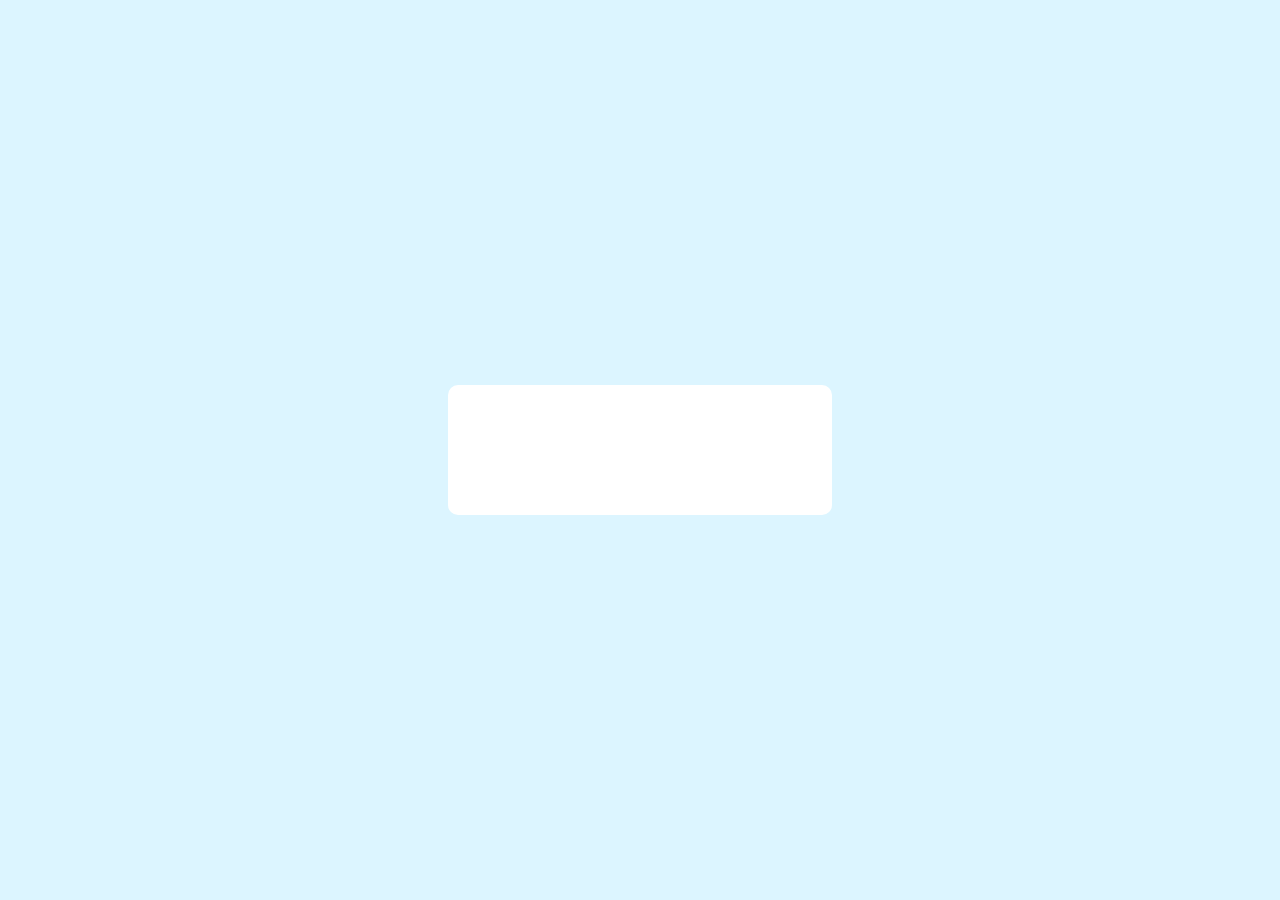
<file: ClipPath/index.html>
<!DOCTYPE html>
<html lang="en">
<head>
    <meta charset="UTF-8">
    <meta name="viewport" content="width=device-width, initial-scale=1.0">
    <meta http-equiv="X-UA-Compatible" content="ie=edge">
    <title>Document</title>
    <link rel="stylesheet" href="css/main.css">
</head>
<body>
    
<div class="container">
    <div class="inner">
       
        <h1>Hey</h1>
        <p>This is a card with animation. Wow this is soo cool I did this in like 20 min.</p>
    </div>

</div>

</body>
</html>
</file>
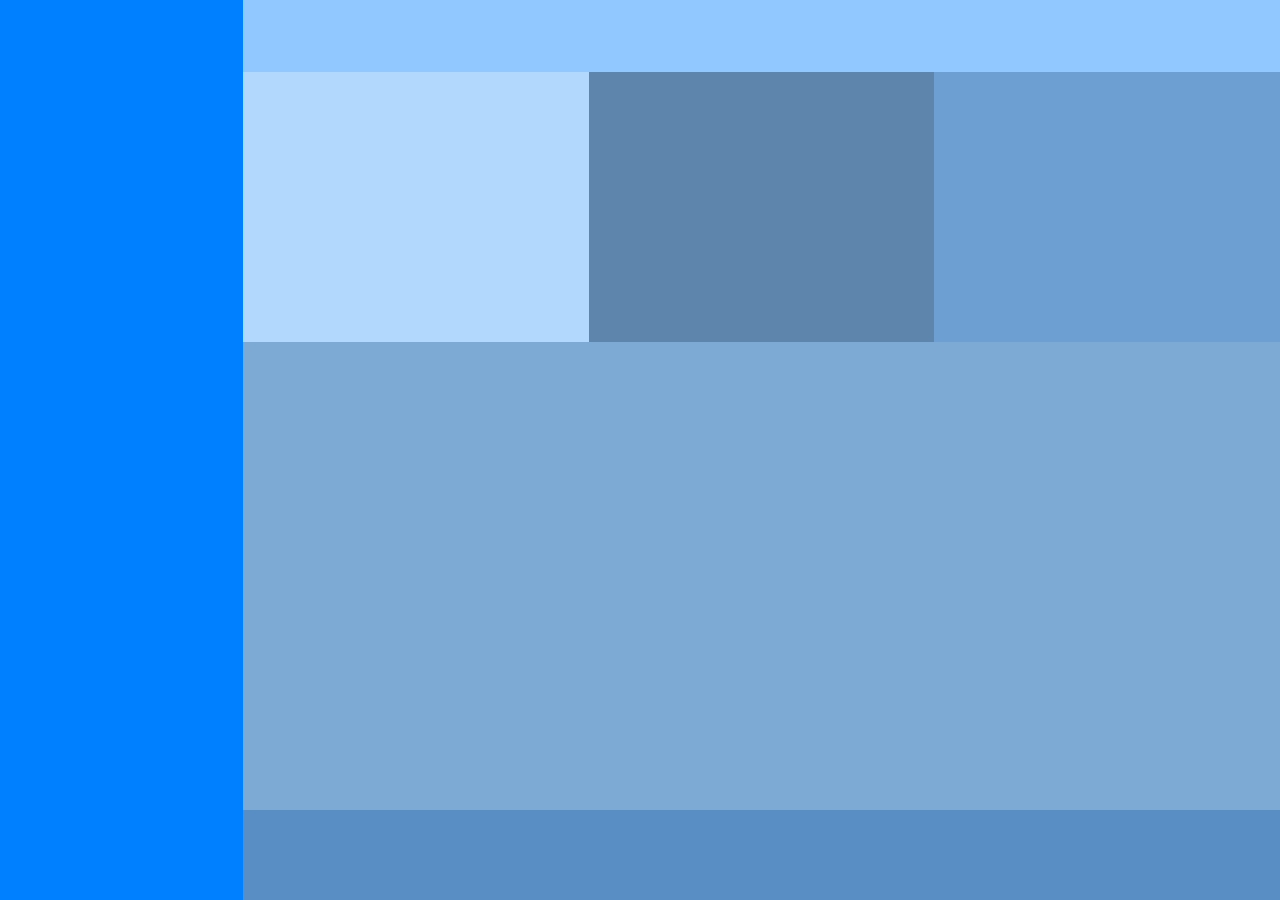
<file: Grid temp./index.html>
<!DOCTYPE html>
<html lang="en">
<head>
    <meta charset="UTF-8">
    <meta name="viewport" content="width=device-width, initial-scale=1.0">
    <meta http-equiv="X-UA-Compatible" content="ie=edge">
    <title>Document</title>
    <link rel="stylesheet" href="main.css">
</head>
<body>
    <aside></aside>
    <header></header>
    <section></section>
    <section></section>
    <section></section>
    <main></main>
    <footer></footer> 
</body>
</html>
</file>
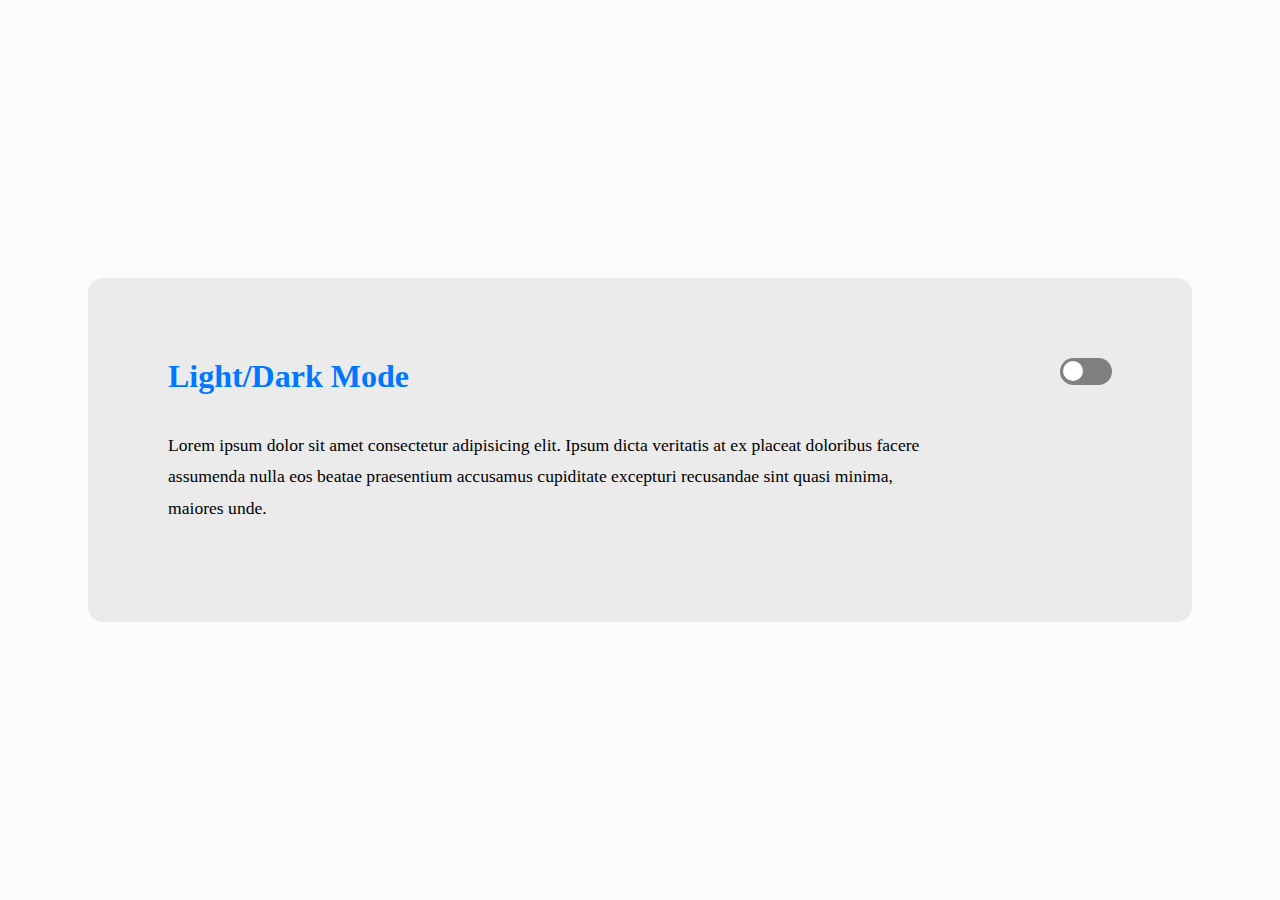
<file: Light:Dark Switch/index.html>
<!DOCTYPE html>
<html lang="en" data-theme="light">
<head>
    <meta charset="UTF-8">
    <meta name="viewport" content="width=device-width, initial-scale=1.0">
    <meta http-equiv="X-UA-Compatible" content="ie=edge">
    <title>Document</title>
    <link rel="stylesheet" href="css/main.css">
</head>
<body>
    <div class="container">
        <h1>
            Light/Dark Mode
        </h1>
        <div class="toggle-container">
            <input type="checkbox" id="switch" name="theme" /><label for="switch">Toggle</label>
        </div>
        <p>Lorem ipsum dolor sit amet consectetur adipisicing elit. Ipsum dicta veritatis at ex placeat doloribus facere assumenda nulla eos beatae praesentium accusamus cupiditate excepturi recusandae sint quasi minima, maiores unde.</p>
    </div>

    <script>
                var checkbox = document.querySelector('input[name=theme]');

checkbox.addEventListener('change', function() {
    if(this.checked) {
        trans()
        document.documentElement.setAttribute('data-theme', 'dark')
    } else {
        trans()
        document.documentElement.setAttribute('data-theme', 'light')
    }
})

let trans = () => {
    document.documentElement.classList.add('transition');
    window.setTimeout(() => {
        document.documentElement.classList.remove('transition')
    }, 1000)
}
    </script>
</body>
</html>
</file>
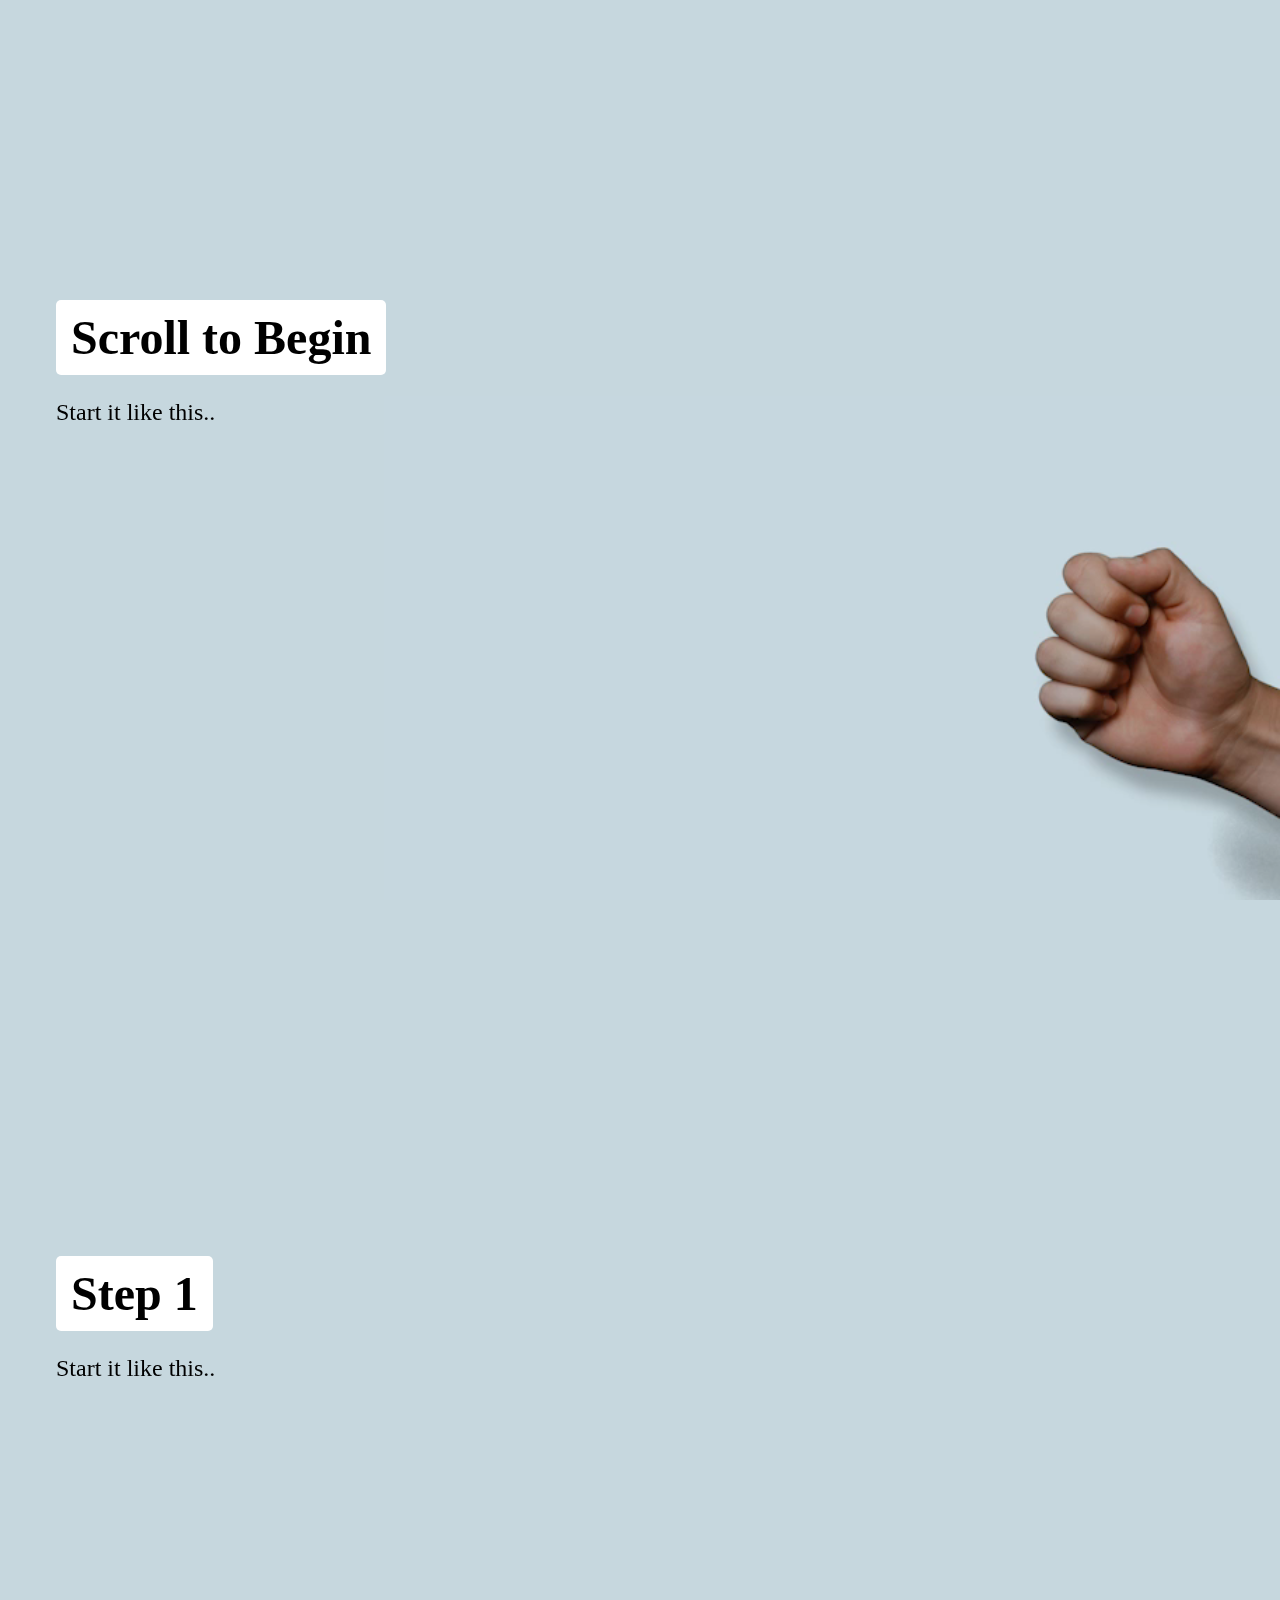
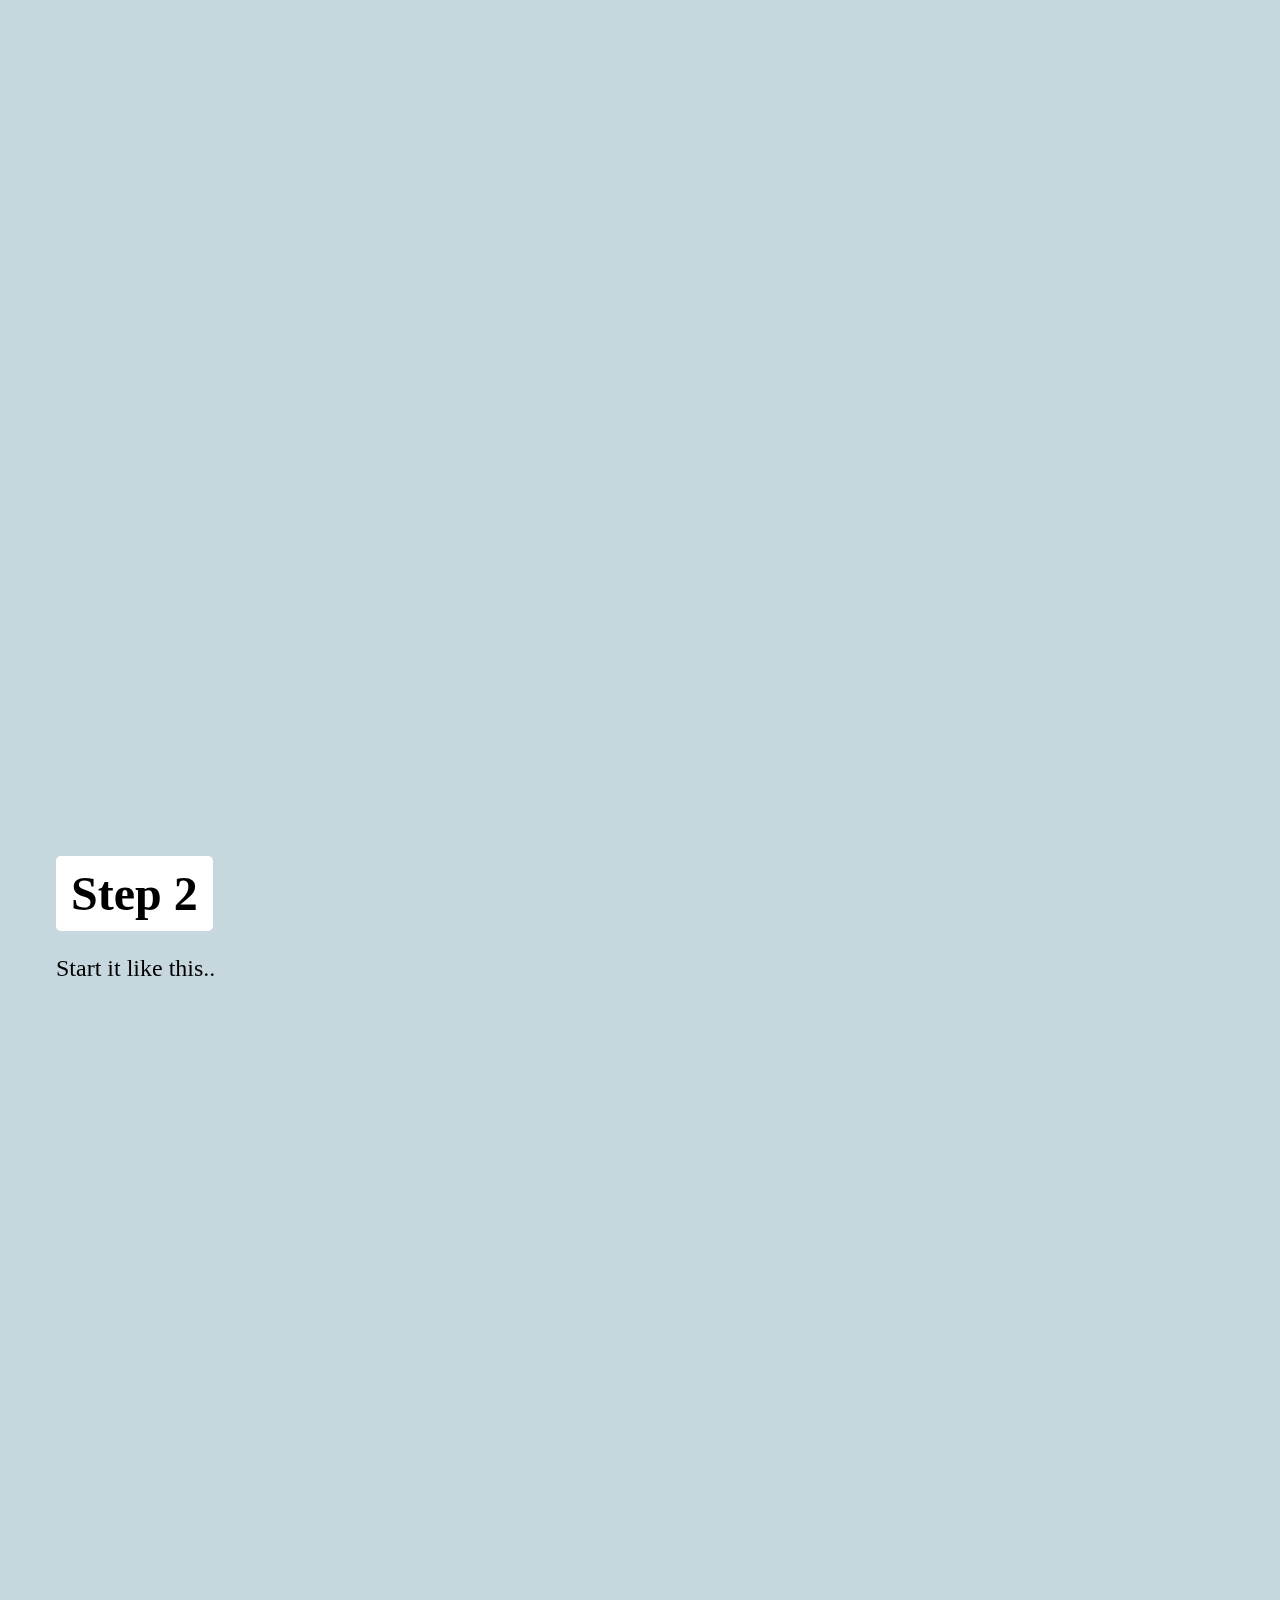
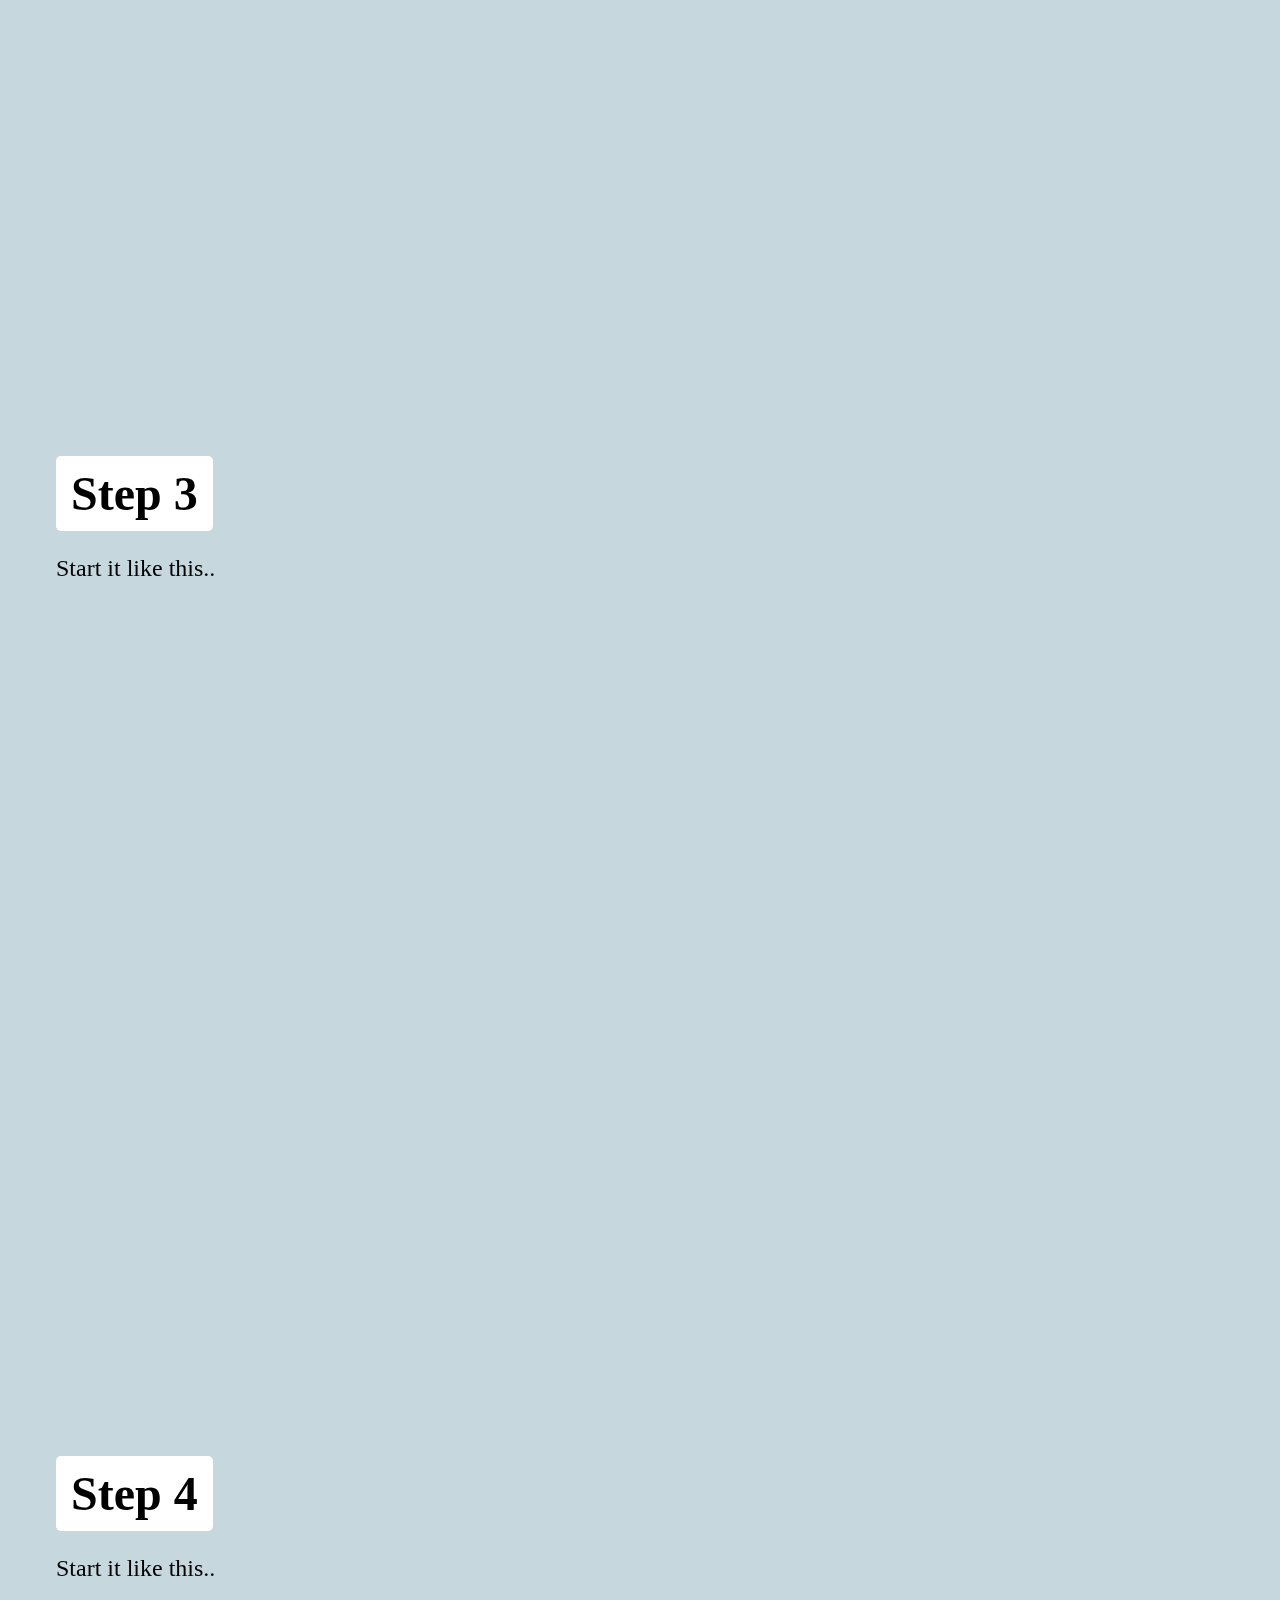
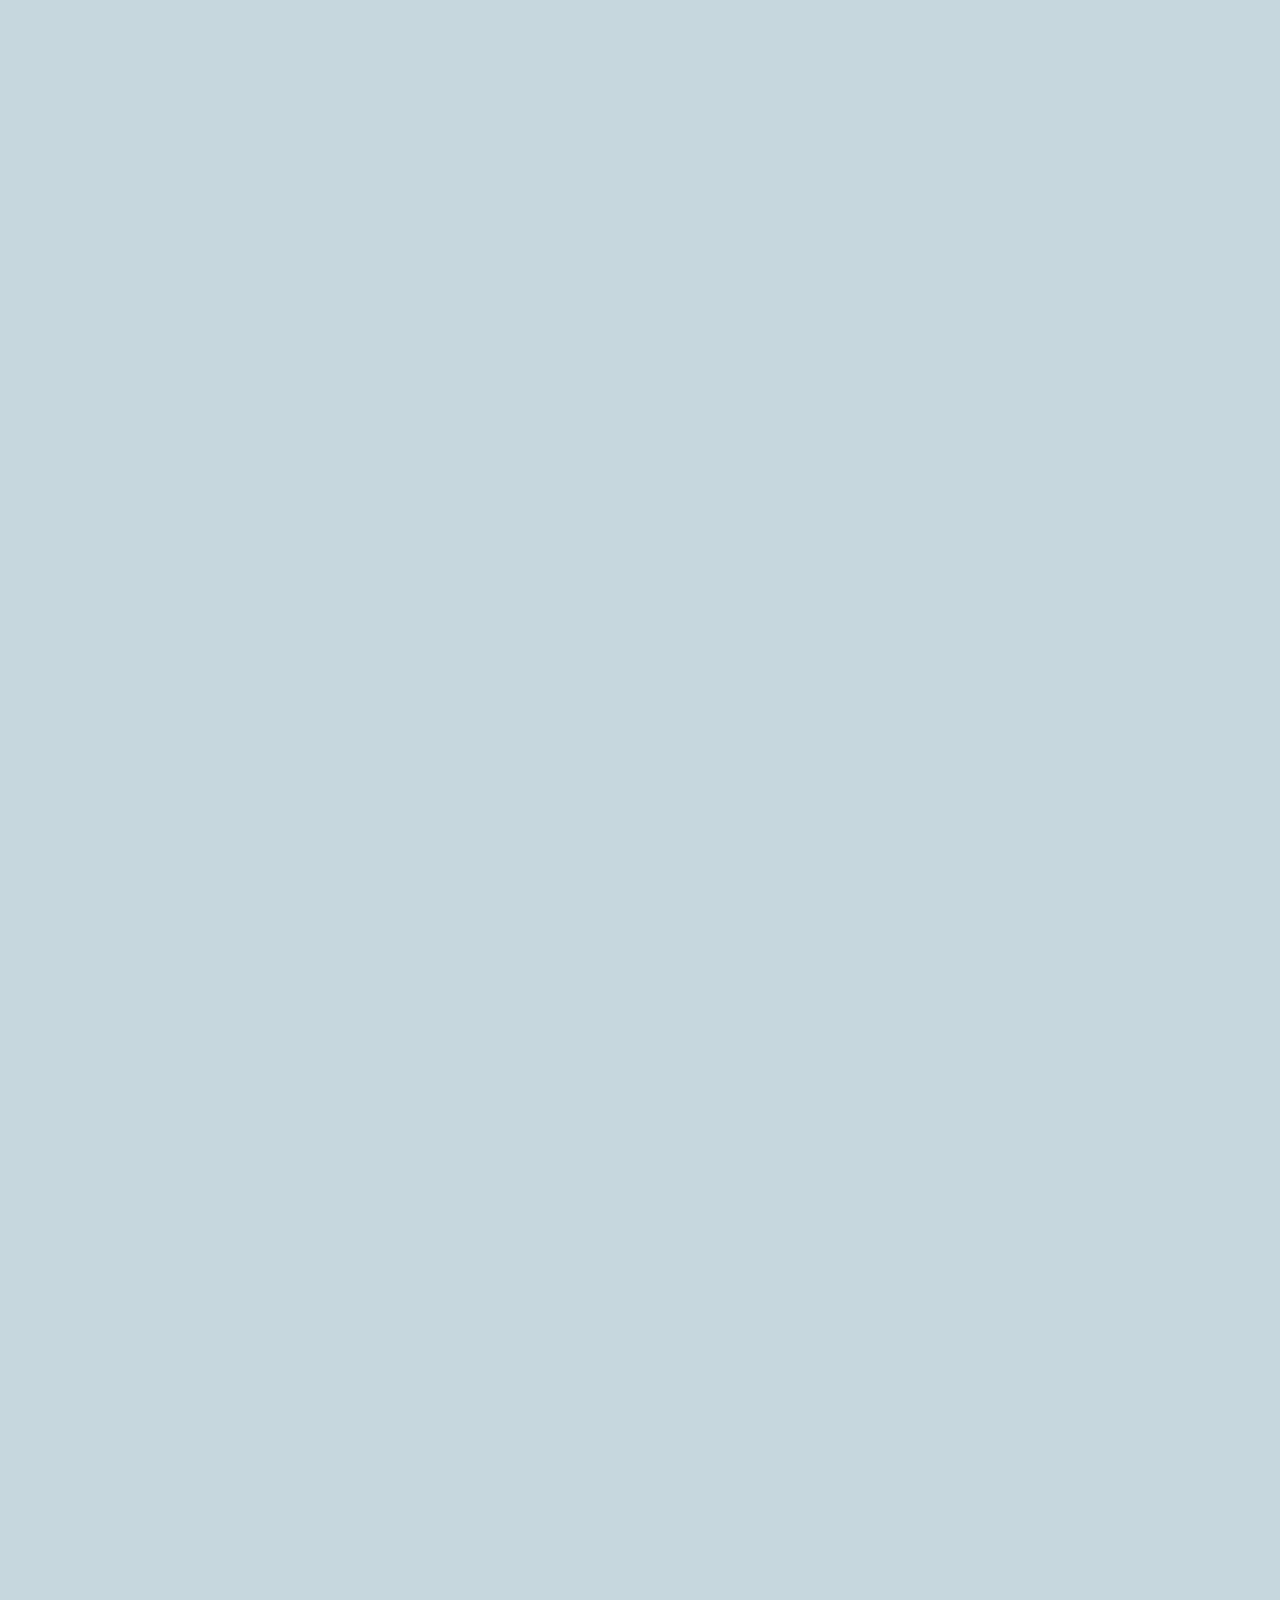
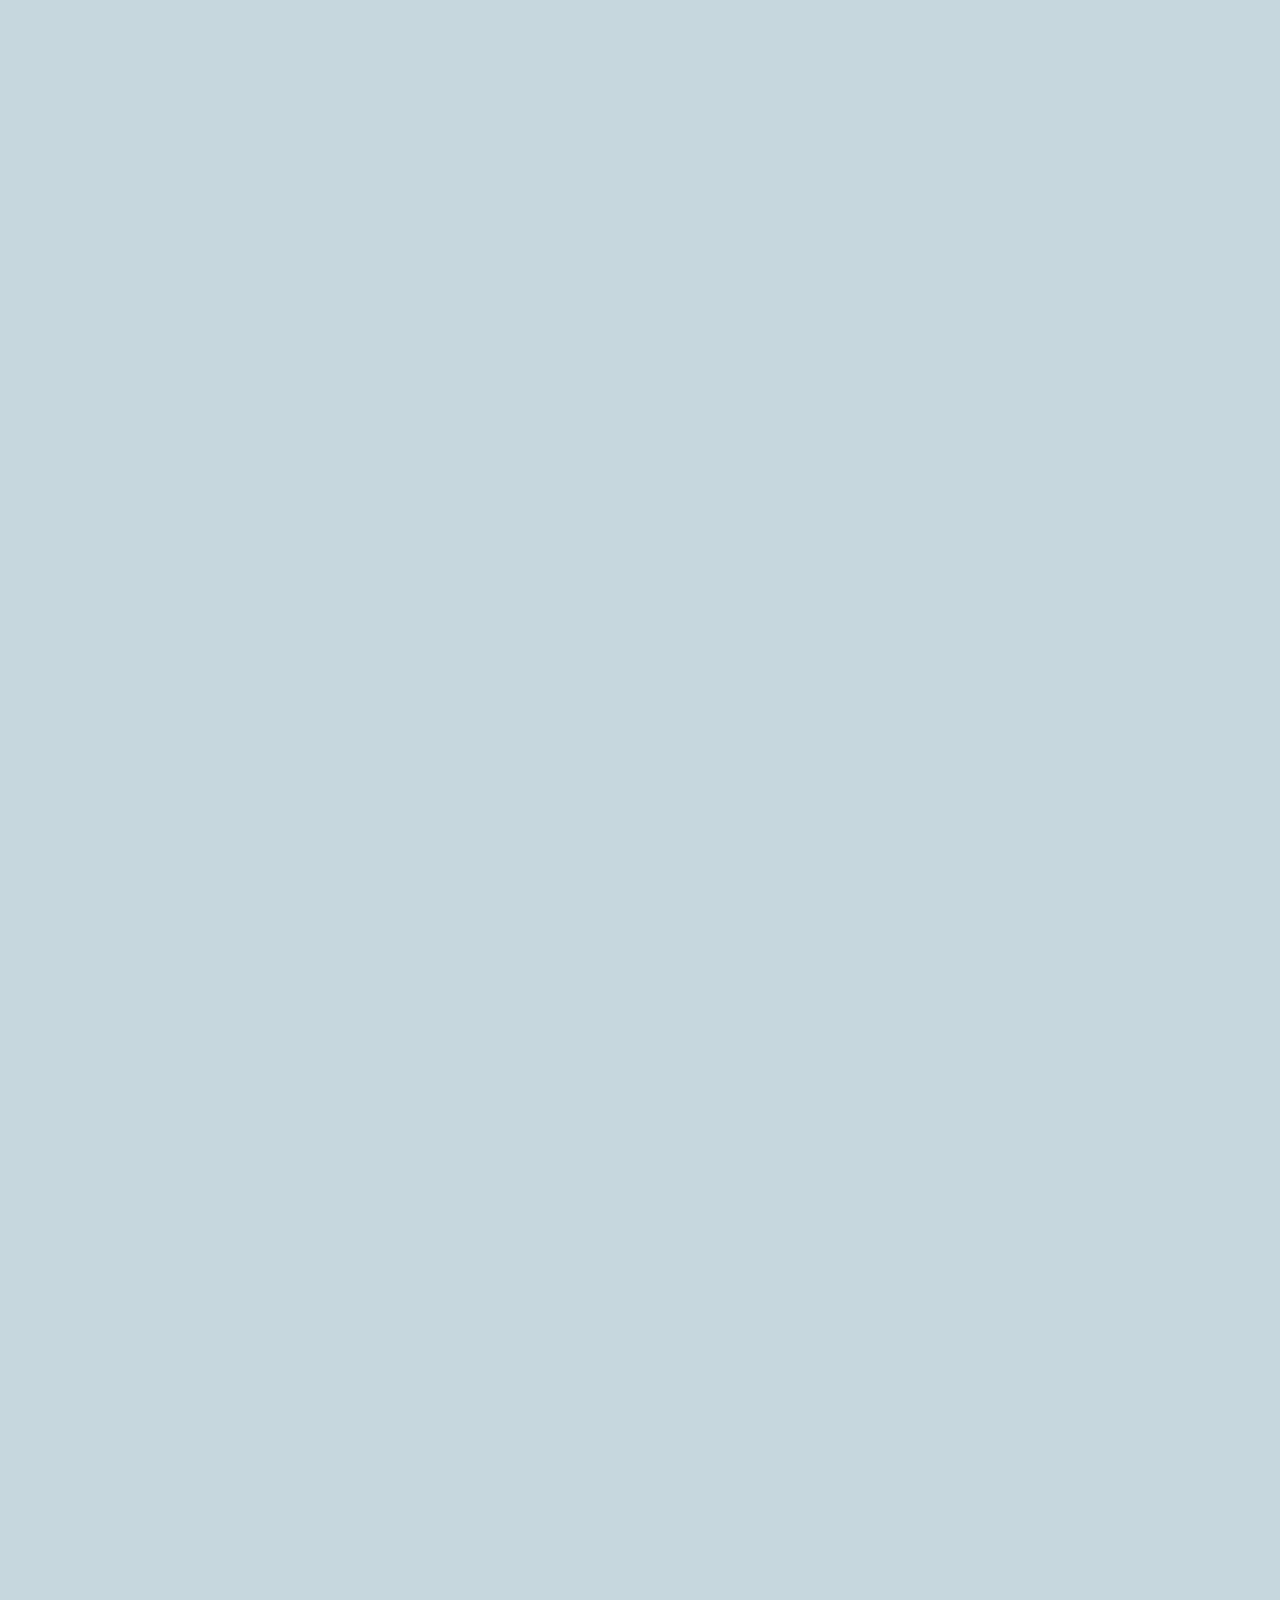
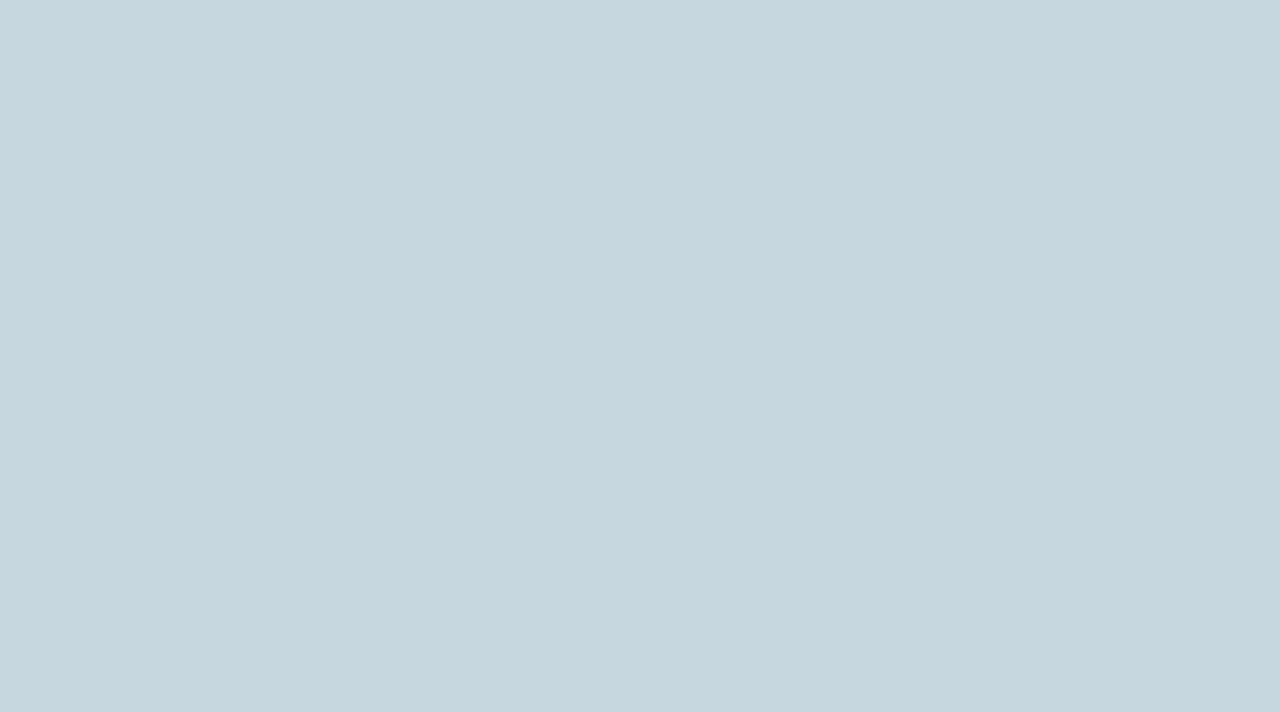
<file: Video Scroll/index.html>
<!DOCTYPE html>
<html lang="en">
<head>
    <meta charset="UTF-8">
    <meta name="viewport" content="width=device-width, initial-scale=1.0">
    <meta http-equiv="X-UA-Compatible" content="ie=edge">
    <title>Document</title>
    <link rel="stylesheet" href="main.css">
</head>
<body>
    
    <section class="container">
        <div class="content">
            <h1>Scroll to Begin</h1>
            <p>Start it like this..</p>
        </div>
    </section>

    <section class="container">
        <div class="content">
            <h1>Step 1</h1>
            <p>Start it like this..</p>
        </div>
    </section>

    <section class="container">
        <div class="content">
            <h1>Step 2</h1>
            <p>Start it like this..</p>
        </div>
    </section>

    <section class="container">
        <div class="content">
            <h1>Step 3</h1>
            <p>Start it like this..</p>
        </div>
    </section>

    <section class="container">
        <div class="content">
            <h1>Step 4</h1>
            <p>Start it like this..</p>
        </div>
    </section>

    <div id="set-height"></div>

    <video id="v0" tabindex="0", autobuffer preload>
        <source type='video/mp4;codecs="avc1.42E01E, mp4a.40.2"' src="fingers.mp4"></source>
    </video>
    <script src="sticky.js"></script>
    <script>
        enterView({
            selector: 'section',
            enter: function(el) {
                el.classList.add('entered');
            }
        })
    
        var frameNumber = 0, // start video at frame 0
        // lower numbers = faster playback
        playbackConst = 1000, 
        // get page height from video duration
        setHeight = document.getElementById("set-height"), 
        // select video element         
        vid = document.getElementById('v0'); 
        // var vid = $('#v0')[0]; // jquery option
    // dynamically set the page height according to video length
    vid.addEventListener('loadedmetadata', function() {
    setHeight.style.height = Math.floor(vid.duration) * playbackConst + "px";
    });
    // Use requestAnimationFrame for smooth playback
    function scrollPlay(){  
    var frameNumber  = window.pageYOffset/playbackConst;
    vid.currentTime  = frameNumber;
    window.requestAnimationFrame(scrollPlay);
    }
    window.requestAnimationFrame(scrollPlay);
    
    </script>
</body>
</html>
</file>
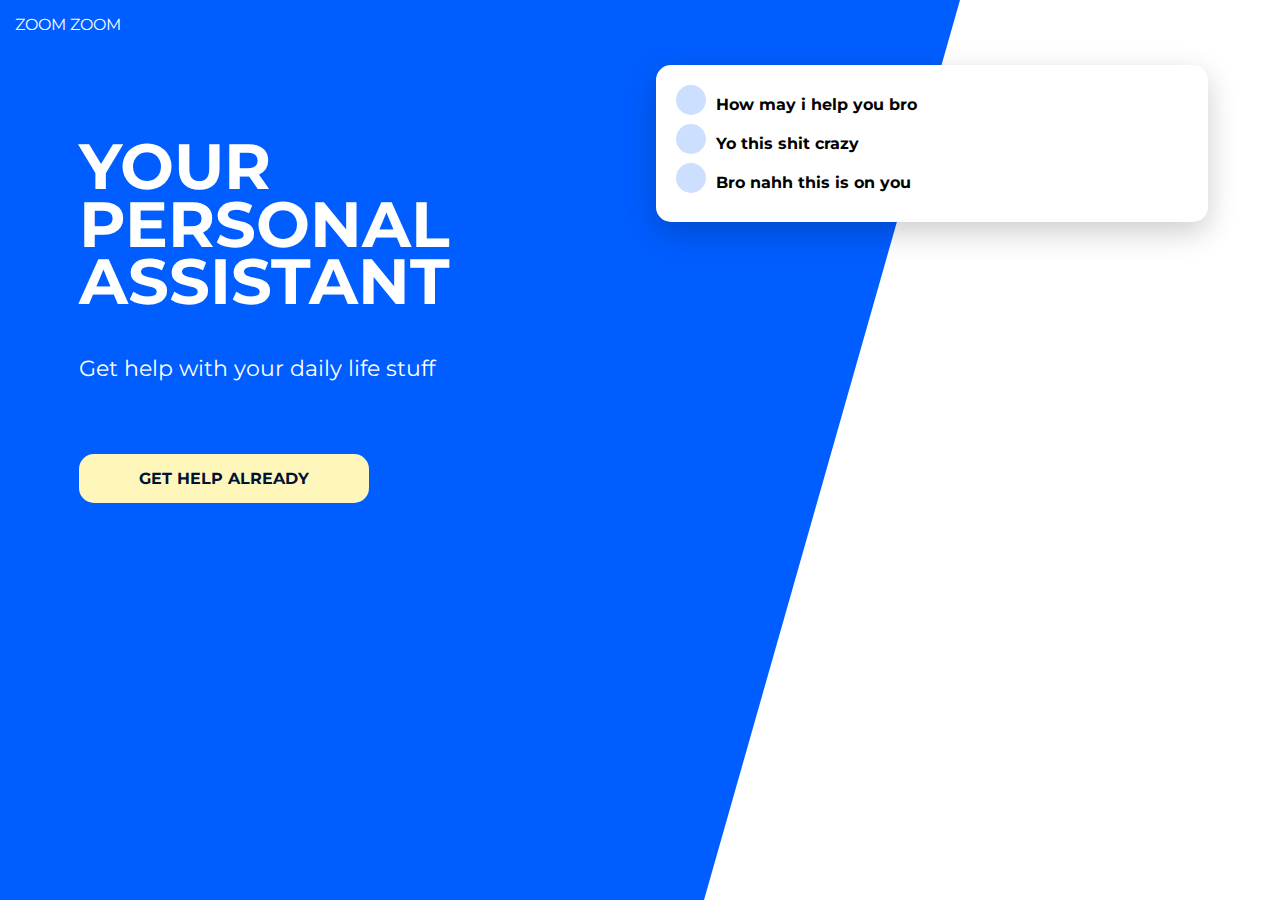
<file: SCSS/sassy/index.html>
<!DOCTYPE html>
<html lang="en">
<head>
    <meta charset="UTF-8">
    <meta name="viewport" content="width=device-width, initial-scale=1.0">
    <meta http-equiv="X-UA-Compatible" content="ie=edge">
    <title>Document</title>
    <link rel="stylesheet" href="css/main.css">
    <style>
        @import url('https://fonts.googleapis.com/css?family=Montserrat&display=swap');
        </style>
</head>
<body>
    
    <div id="bg"></div>

    <header>
        <a href="#">Zoom Zoom</a>
    </header>

    <main>
        <section id="card">
            <ul>
                <li>
                <span></span>
                <strong>How may i help you bro</strong></li>
            <li>
                <span></span>
                <strong>Yo this shit crazy</strong>
            </li>
            <li><span></span>
                <strong>Bro nahh this is on you</strong></li>
            </ul>
        </section>
        <section id="primary">
            <h1>Your personal assistant</h1>
            <p>Get help with your daily life stuff</p>

            <a href="#">Get help already</a>
        </section>

    </main>

</body>
</html>
</file>
<file: ClipPath/css/main.css>
body {
  background: #DCF5FF;
  margin: 0;
  height: 100vh;
  display: -ms-grid;
  display: grid;
  justify-items: center;
  -webkit-box-align: center;
      -ms-flex-align: center;
          align-items: center;
  font-family: 'Nunito', 'sans-serif';
}

.container {
  width: 30%;
  background: white;
  border-radius: 10px;
}

.container .inner {
  background: #07daa5;
  padding: 1em;
  border-radius: 10px;
  width: calc(100% - 2em);
  -webkit-clip-path: inset(0% 0% 0% 100%);
          clip-path: inset(0% 0% 0% 100%);
  -webkit-transition: all .5s ease-in-out;
  transition: all .5s ease-in-out;
  cursor: pointer;
}

.container .inner:hover span {
  color: rgba(255, 255, 255, 0);
}

.container .inner h1 {
  color: white;
  margin: 0%;
}

.container .inner p {
  color: white;
  margin: .8rem;
}

.container:hover .inner {
  -webkit-clip-path: inset(0% 0% 0% 0%);
          clip-path: inset(0% 0% 0% 0%);
}
/*# sourceMappingURL=main.css.map */
</file>
<file: Grid temp./main.css>
body, html {
    height: 100vh;

}

body {
    margin: 0;
    display: grid;
    grid-template-columns: 100%;
    grid-template-rows: repeat(auto, 5);
    grid-template-areas: 
        "sect1"
        "sect2"
        "sect3"
        "main"
        "footer"
}

aside{
    grid-area: sidebar;
    background-color: #007fff;
}

header{
    grid-area: header;
    background-color: #91c8ff;
}

section:nth-of-type(1){
    grid-area: sect1;
    background-color: #b3d8fd;
}
section:nth-of-type(2){
    grid-area: sect2;
    background-color: #5e86ad;
}
section:nth-of-type(3){
    grid-area: sect3;
    background-color: #6d9fd2;
}
main{
    grid-area: main;
    background-color: #7da9d5;
}
footer{
    grid-area: footer;
    background-color: #588ec3;
}

@media only screen and (min-width: 768px){

    body {
        margin: 0;
        display: grid;
        grid-template-columns: auto 27% 27% 27%;
        grid-template-rows: 8% 30% auto 10%;
        grid-template-areas: 
            "sidebar header header header"
            "sidebar sect1 sect2 sect3"
            "sidebar main main main"
            "sidebar footer footer footer"
    }
    

}
</file>
<file: Light:Dark Switch/css/main.css>
html {
  height: 100%;
  font-family: "Montserrat";
  display: -ms-grid;
  display: grid;
  -webkit-box-align: center;
      -ms-flex-align: center;
          align-items: center;
  justify-items: center;
  --bg: #FCFCFC;
  --bg-panel: #EBEBEB;
  --color-headings: #0077FF;
  --color-text: #333333;
}

html[data-theme='dark'] {
  --bg: #333333;
  --bg-panel: #434343;
  --color-headings: #3694FF;
  --color-text: #B5B5B5;
}

body {
  background-color: var(--bg);
}

.container {
  background-color: var(--bg-panel);
  margin: 5em;
  padding: 5em;
  border-radius: 15px;
  display: -ms-grid;
  display: grid;
  -ms-grid-columns: 80% auto;
      grid-template-columns: 80% auto;
  -ms-grid-rows: auto auto;
      grid-template-rows: auto auto;
      grid-template-areas: "title switch" "content content";
}

.container h1 {
  margin: 0;
  color: var(--color-headings);
}

.container p {
  color: var(--color-text) grid-area content;
  font-size: 1.1em;
  line-height: 1.8em;
  margin-top: 2em;
}

input[type=checkbox] {
  height: 0;
  width: 0;
  visibility: hidden;
}

label {
  cursor: pointer;
  text-indent: -9999px;
  width: 52px;
  height: 27px;
  background: grey;
  float: right;
  border-radius: 100px;
  position: relative;
}

label:after {
  content: '';
  position: absolute;
  top: 3px;
  left: 3px;
  width: 20px;
  height: 20px;
  background: #fff;
  border-radius: 90px;
  -webkit-transition: 0.3s;
  transition: 0.3s;
}

input:checked + label {
  background: var(--color-headings);
}

input:checked + label:after {
  left: calc(100% - 5px);
  -webkit-transform: translateX(-100%);
          transform: translateX(-100%);
}

label:active:after {
  width: 45px;
}

html.transition,
html.transition *,
html.transition *:before,
html.transition *:after {
  -webkit-transition: all 750ms !important;
  transition: all 750ms !important;
  -webkit-transition-delay: 0 !important;
          transition-delay: 0 !important;
}
/*# sourceMappingURL=main.css.map */
</file>
<file: Video Scroll/main.css>
body {
    background-color: #c6d7de;
    font-family: 'Montserrat';
    padding: 3em;
}

#v0 {
    position: fixed;
    bottom: 0;
    right: 0;
    width: 70%;
}

#set-height {
    display: block;
}

section {
    z-index: 1;
    position: relative;
}

.content {
    position: sticky;
    position: -webkit-sticky;
    width: 100%;
    top: 33.3%;
}

h1 {
    font-size: 3em;
    background: #fff;
    display: inline-block;
    padding: 10px 15px;
    border-radius: 5px;
    margin: 0;
}
p { font-size: 1.5em; }

section:nth-of-type(1) {
    height: 1200px;
}
section:nth-of-type(2) {
    height: 1200px;
}
section:nth-of-type(3) {
    height: 1200px;
}
section:nth-of-type(4) {
    height: 1000px;
}
section:nth-of-type(5) {
    height: 4000px;
}

.entered {
	-webkit-animation: text-focus-in 1s cubic-bezier(0.550, 0.085, 0.680, 0.530) both;
	        animation: text-focus-in 1s cubic-bezier(0.550, 0.085, 0.680, 0.530) both;
}

/* ----------------------------------------------
 * Generated by Animista on 2018-7-4 16:24:12
 * w: http://animista.net, t: @cssanimista
 * ---------------------------------------------- */

/**
 * ----------------------------------------
 * animation text-focus-in
 * ----------------------------------------
 */
 @-webkit-keyframes text-focus-in {
    0% {
      -webkit-filter: blur(12px);
              filter: blur(12px);
      opacity: 0;
    }
    100% {
      -webkit-filter: blur(0px);
              filter: blur(0px);
      opacity: 1;
    }
  }
  @keyframes text-focus-in {
    0% {
      -webkit-filter: blur(12px);
              filter: blur(12px);
      opacity: 0;
    }
    100% {
      -webkit-filter: blur(0px);
              filter: blur(0px);
      opacity: 1;
    }
  }
</file>
<file: SCSS/sassy/css/main.css>
body, html {
  height: 100%;
}

body {
  margin: 0;
  font-family: 'Montserrat', sans-serif;
}

body #bg {
  -webkit-clip-path: polygon(100% 0, 100% 82%, 45% 100%, 0 100%, 0 0);
          clip-path: polygon(100% 0, 100% 82%, 45% 100%, 0 100%, 0 0);
  background-color: #005dff;
  width: 100%;
  height: 100%;
  position: absolute;
  z-index: -1;
}

@media (min-width: 840px) {
  body #bg {
    -webkit-clip-path: polygon(0 0, 75% 0, 55% 100%, 0% 100%);
            clip-path: polygon(0 0, 75% 0, 55% 100%, 0% 100%);
  }
}

body header a {
  color: #fff;
  text-decoration: none;
  padding: 15px;
  display: block;
  text-transform: uppercase;
}

@media (min-width: 840px) {
  body main {
    display: -ms-grid;
    display: grid;
    -ms-grid-columns: 50% auto;
        grid-template-columns: 50% auto;
        grid-template-areas: "primary card";
  }
}

body main section#card {
  background: #fff;
  padding: 20px;
  margin: 1em auto;
  border-radius: 15px;
  -webkit-box-shadow: 0 10px 30px rgba(0, 0, 0, 0.2);
          box-shadow: 0 10px 30px rgba(0, 0, 0, 0.2);
  width: 80%;
}

@media (min-width: 840px) {
  body main section#card {
    grid-area: card;
    height: -webkit-fit-content;
    height: -moz-fit-content;
    height: fit-content;
    margin: 1em;
  }
}

body main section#card ul {
  list-style-type: none;
  margin: 0;
  padding: 0;
}

body main section#card ul li {
  margin-bottom: 10px;
}

body main section#card ul li span {
  position: absolute;
  content: '';
  width: 30px;
  height: 30px;
  background-color: #ccdfff;
  border-radius: 50%;
  margin-right: 10px;
}

body main section#card ul li strong {
  display: inline-block;
  margin-left: 40px;
  margin-top: 10px;
}

body main section#primary {
  color: #fff;
  padding: 15px;
  text-align: center;
}

@media (min-width: 840px) {
  body main section#primary {
    grid-area: primary;
    text-align: left;
    margin: 4em 0 0 4em;
  }
}

body main section#primary h1 {
  font-size: 3em;
  margin-top: 10px;
  text-transform: uppercase;
}

@media (min-width: 840px) {
  body main section#primary h1 {
    width: 30%;
    font-size: 4em;
    line-height: .9em;
  }
}

body main section#primary p {
  font-size: 1.4em;
}

body main section#primary a {
  color: #001333;
  border-radius: 15px;
  text-decoration: none;
  text-transform: uppercase;
  font-weight: bold;
  background-color: #fff6bb;
  display: block;
  text-align: center;
  margin: 50px auto 0 auto;
  padding: 15px;
}

@media (min-width: 840px) {
  body main section#primary a {
    display: inline-block;
    padding: 15px 60px;
  }
}
/*# sourceMappingURL=main.css.map */
</file>
